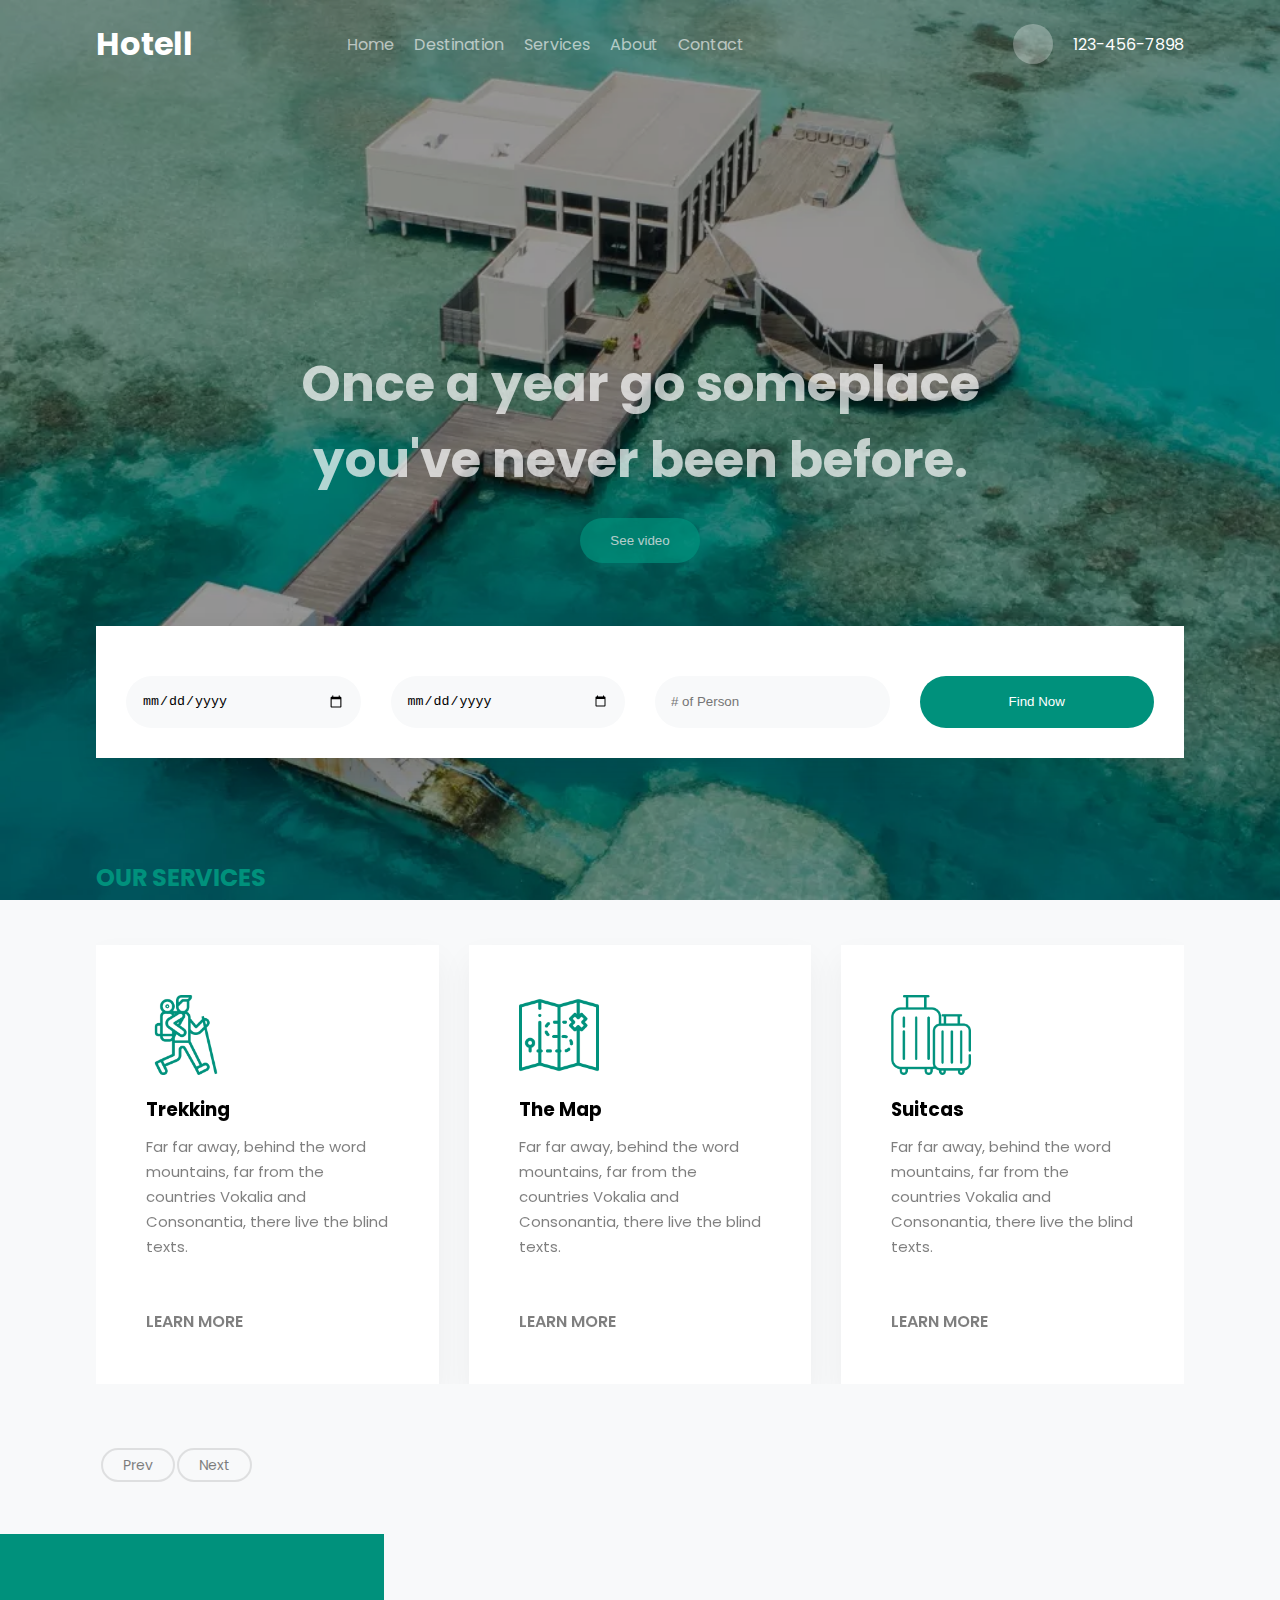
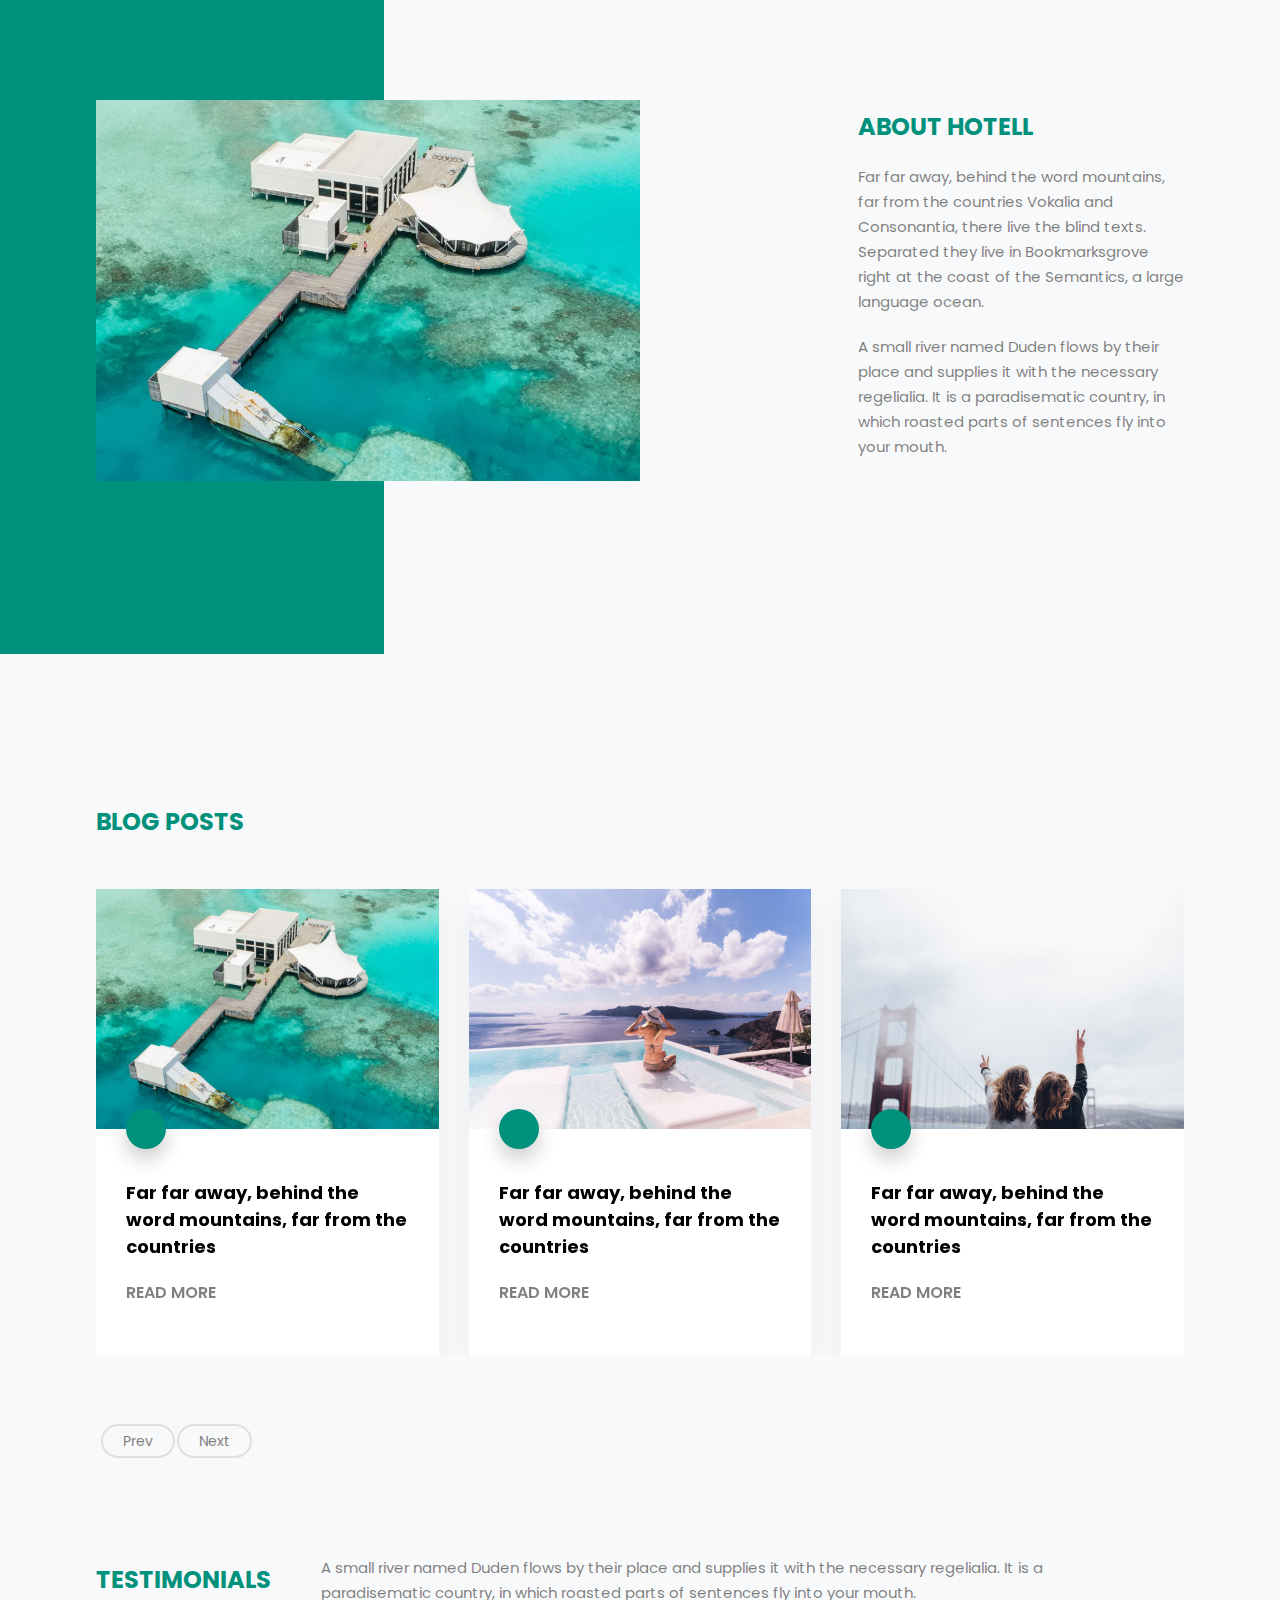
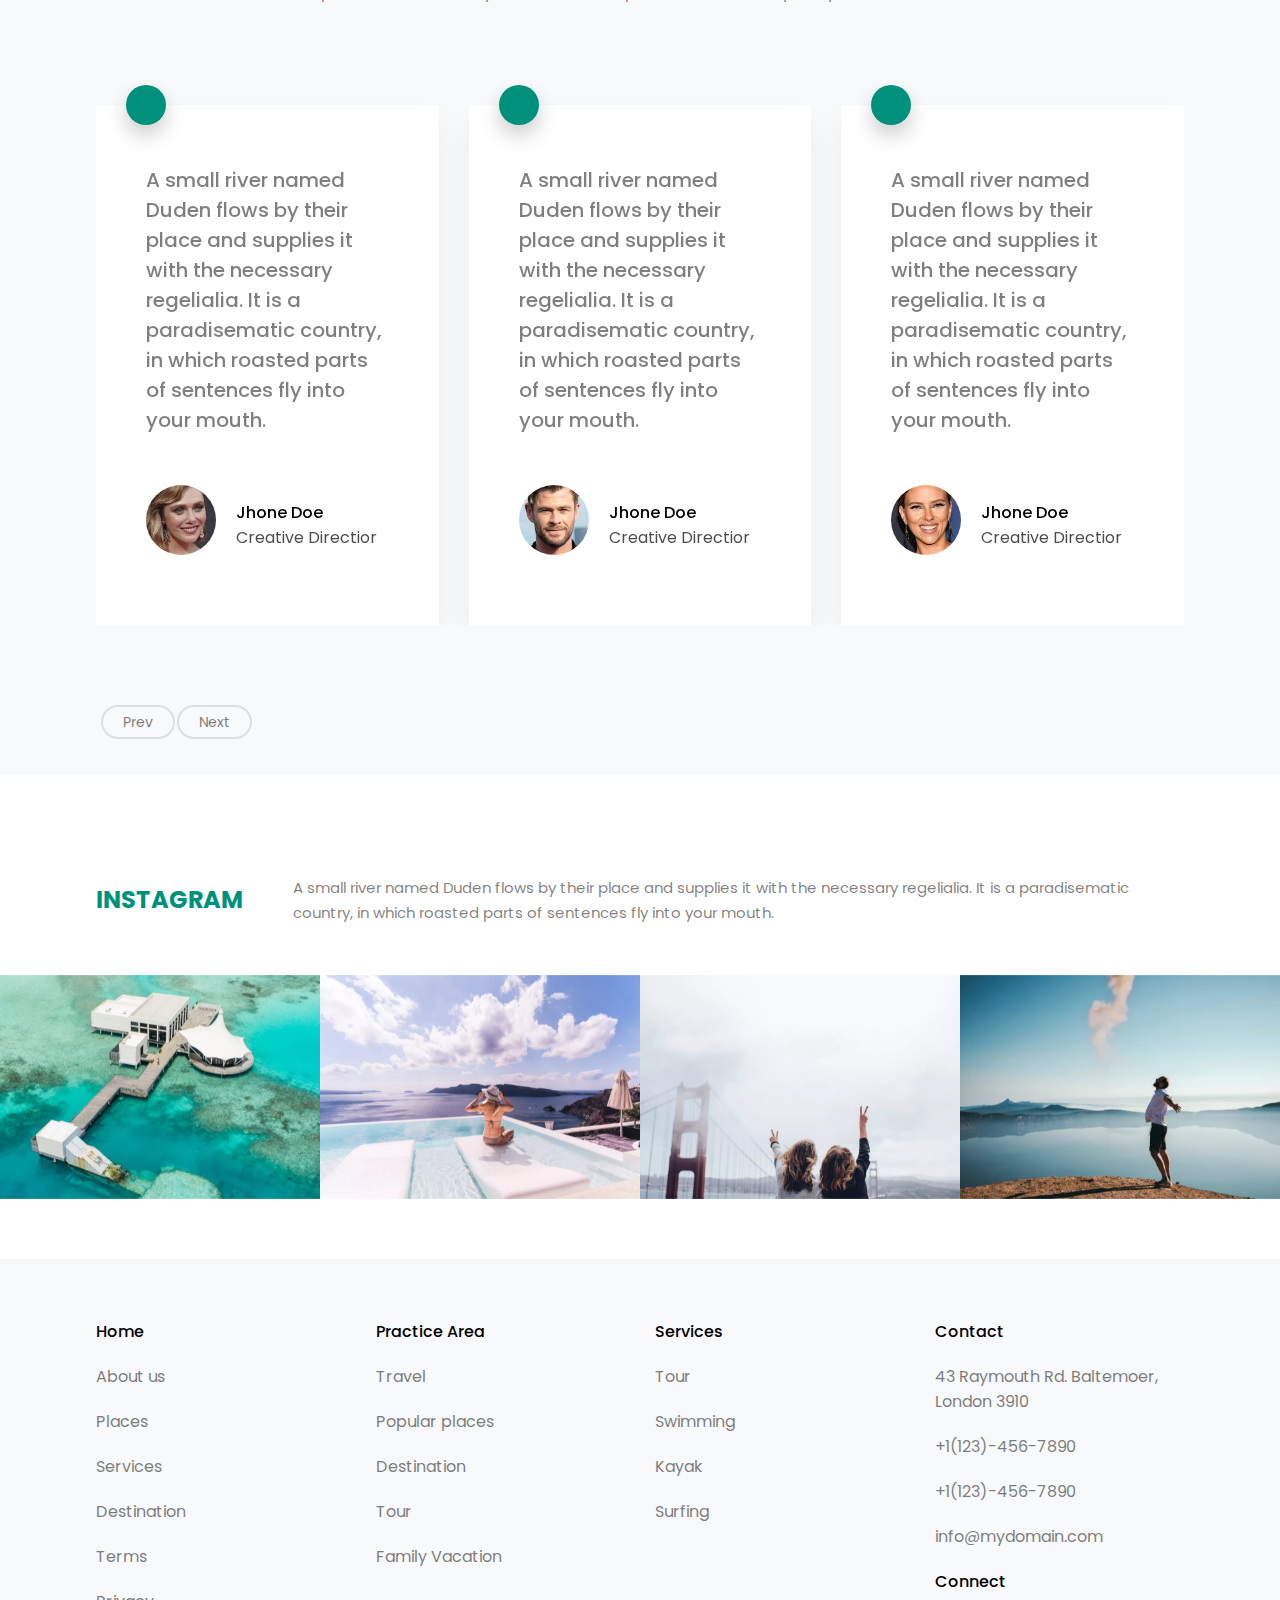
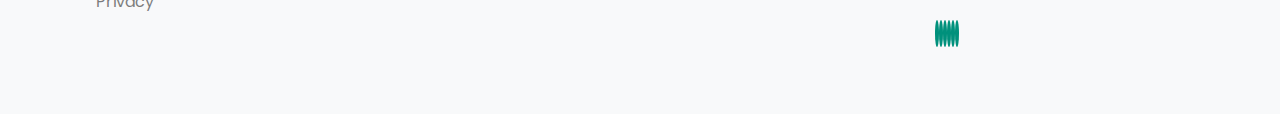
<file: Hotel Website/index.html>
<!DOCTYPE html>
<html lang="en">
  <head>
    <meta charset="UTF-8" />
    <meta name="viewport" content="width=device-width, initial-scale=1.0" />
    <meta http-equiv="X-UA-Compatible" content="IE=edge" />
    <meta name="viewport" content="width=device-width, initial-scale=1.0" />
    <link rel="stylesheet" href="https://use.fontawesome.com/releases/v5.15.4/css/all.css" integrity="sha384-DyZ88mC6Up2uqS4h/KRgHuoeGwBcD4Ng9SiP4dIRy0EXTlnuz47vAwmeGwVChigm" crossorigin="anonymous" />
    <link rel="stylesheet" href="style.css" />
    <script src="https://code.jquery.com/jquery-1.12.4.min.js" integrity="sha256-ZosEbRLbNQzLpnKIkEdrPv7lOy9C27hHQ+Xp8a4MxAQ=" crossorigin="anonymous"></script>
    <link rel="stylesheet" href="https://cdnjs.cloudflare.com/ajax/libs/OwlCarousel2/2.3.4/assets/owl.carousel.css" integrity="sha512-UTNP5BXLIptsaj5WdKFrkFov94lDx+eBvbKyoe1YAfjeRPC+gT5kyZ10kOHCfNZqEui1sxmqvodNUx3KbuYI/A==" crossorigin="anonymous" referrerpolicy="no-referrer" />
    <link rel="stylesheet" href="https://cdnjs.cloudflare.com/ajax/libs/OwlCarousel2/2.3.4/assets/owl.theme.default.min.css" integrity="sha512-sMXtMNL1zRzolHYKEujM2AqCLUR9F2C4/05cdbxjjLSRvMQIciEPCQZo++nk7go3BtSuK9kfa/s+a4f4i5pLkw==" crossorigin="anonymous" referrerpolicy="no-referrer" />
    <title>Hotell Website</title>
  </head>

  <body>
    <!--<header>
      <div class="container flexSB">
        <div class="logo">
          <h1>Hotell</h1>
        </div>
        <nav class="overlay" id="myNav">
          <ul class="overlay-content flexSB">
            <li><a href="#">Home</a></li>
            <li><a href="#">Destination</a></li>
            <li><a href="#">Services</a></li>
            <li><a href="#">About</a></li>
            <li><a href="#">Contact</a></li>
          </ul>
        </nav>
        <div class="contact flexSB">
          <i class="fas fa-phone-alt icon"></i>
          <span> 123-456-7898</span>
        </div>
      </div>
    </header>-->
    <nav class="nav">
      <div class="container flexSB">
        <div class="logo">
          <h1>Hotell</h1>
        </div>
        <div class="menu">
          <div class="main_list" id="mainListDiv">
            <ul class="flexSB">
              <li><a href="#">Home</a></li>
              <li><a href="#">Destination</a></li>
              <li><a href="#">Services</a></li>
              <li><a href="#">About</a></li>
              <li><a href="#">Contact</a></li>
            </ul>
          </div>
        </div>
        <div class="media_button">
          <i class="fas fa-bars" id="mediaButton"></i>
        </div>

        <div class="contact flexSB">
          <i class="fas fa-phone-alt icon"></i>
          <span> 123-456-7898</span>
        </div>
      </div>
    </nav>
    <script type="text/javascript">
      var mainListDiv = document.getElementById("mainListDiv")
      mediaButton = document.getElementById("mediaButton")

      mediaButton.onclick = function () {
        mainListDiv.classList.toggle("show_list")
        mediaButton.classList.toggle("active")
      }
    </script>

    <section class="home">
      <div class="container">
        <h1>
          Once a year go someplace <br />
          you've never been before.
        </h1>
        <button>See video</button>
      </div>
    </section>

    <section class="book">
      <div class="container grid1">
        <input type="date" placeholder="Date Arrival" />
        <input type="date" placeholder="Date Departure" />
        <input type="text" placeholder="# of Person" />
        <button class="primary-btn">Find Now</button>
      </div>
    </section>

    <section class="serives">
      <div class="container">
        <div class="heading">
          <h2>our services</h2>
        </div>

        <div class="owl-carousel owl-theme content">
          <div class="box">
            <div class="img">
              <img src="./images/services/trekking.png" alt="" />
            </div>
            <div class="text">
              <h3>Trekking</h3>
              <p>Far far away, behind the word mountains, far from the countries Vokalia and Consonantia, there live the blind texts.</p>
              <a href="/">LEARN MORE</a>
            </div>
          </div>
          <div class="box">
            <div class="img">
              <img src="./images/services/map.png" alt="" />
            </div>
            <div class="text">
              <h3>The Map</h3>
              <p>Far far away, behind the word mountains, far from the countries Vokalia and Consonantia, there live the blind texts.</p>
              <a href="/">LEARN MORE</a>
            </div>
          </div>
          <div class="box">
            <div class="img">
              <img src="./images/services/suitcases.png" alt="" />
            </div>
            <div class="text">
              <h3>Suitcas</h3>
              <p>Far far away, behind the word mountains, far from the countries Vokalia and Consonantia, there live the blind texts.</p>
              <a href="/">LEARN MORE</a>
            </div>
          </div>
          <div class="box">
            <div class="img">
              <img src="./images/services/vacations.png" alt="" />
            </div>
            <div class="text">
              <h3>Island Hoping</h3>
              <p>Far far away, behind the word mountains, far from the countries Vokalia and Consonantia, there live the blind texts.</p>
              <a href="/">LEARN MORE</a>
            </div>
          </div>
          <div class="box">
            <div class="img">
              <img src="./images/services/around.png" alt="" />
            </div>
            <div class="text">
              <h3>World Round</h3>
              <p>Far far away, behind the word mountains, far from the countries Vokalia and Consonantia, there live the blind texts.</p>
              <a href="/">LEARN MORE</a>
            </div>
          </div>
          <div class="box">
            <div class="img">
              <img src="./images/services/plane.png" alt="" />
            </div>
            <div class="text">
              <h3>Travel with Plane</h3>
              <p>Far far away, behind the word mountains, far from the countries Vokalia and Consonantia, there live the blind texts.</p>
              <a href="/">LEARN MORE</a>
            </div>
          </div>
        </div>
      </div>
    </section>

    <script src="https://cdnjs.cloudflare.com/ajax/libs/OwlCarousel2/2.3.4/owl.carousel.min.js" integrity="sha512-bPs7Ae6pVvhOSiIcyUClR7/q2OAsRiovw4vAkX+zJbw3ShAeeqezq50RIIcIURq7Oa20rW2n2q+fyXBNcU9lrw==" crossorigin="anonymous" referrerpolicy="no-referrer"></script>
    <script src="https://cdnjs.cloudflare.com/ajax/libs/OwlCarousel2/2.3.4/owl.carousel.js" integrity="sha512-gY25nC63ddE0LcLPhxUJGFxa2GoIyA5FLym4UJqHDEMHjp8RET6Zn/SHo1sltt3WuVtqfyxECP38/daUc/WVEA==" crossorigin="anonymous" referrerpolicy="no-referrer"></script>
    <script>
      $(".owl-carousel").owlCarousel({
        loop: true,
        margin: 30,
        nav: true,
        dots: false,
        navText: ["<span>Prev</span>", "<span>Next</span>"],
        responsive: {
          0: {
            items: 1,
          },
          768: {
            items: 2,
          },
          1000: {
            items: 3,
          },
        },
      })
    </script>

    <section class="about top flex2">
      <div class="container flexSB">
        <div class="left row">
          <img src="./images/homebg.webp" alt="" />
        </div>
        <div class="right">
          <div class="heading">
            <h2>ABOUT HOTELL</h2>
          </div>
          <p>Far far away, behind the word mountains, far from the countries Vokalia and Consonantia, there live the blind texts. Separated they live in Bookmarksgrove right at the coast of the Semantics, a large language ocean.</p>
          <p>A small river named Duden flows by their place and supplies it with the necessary regelialia. It is a paradisematic country, in which roasted parts of sentences fly into your mouth.</p>
        </div>
      </div>
    </section>

    <section class="blog top serives">
      <div class="container">
        <div class="heading">
          <h2>BLOG POSTS</h2>
        </div>

        <div class="owl-carousel owl-theme">
          <div class="box">
            <div class="images">
              <img src="./images/blog/b1.jpg" alt="" />
              <i class="fa fa-pen icon"></i>
            </div>
            <div class="text">
              <h3>Far far away, behind the word mountains, far from the countries</h3>
              <a href="">READ MORE</a>
            </div>
          </div>
          <div class="box">
            <div class="images">
              <img src="./images/blog/b2.jpg" alt="" />
              <i class="fa fa-pen icon"></i>
            </div>
            <div class="text">
              <h3>Far far away, behind the word mountains, far from the countries</h3>
              <a href="">READ MORE</a>
            </div>
          </div>
          <div class="box">
            <div class="images">
              <img src="./images/blog/b3.jpg" alt="" />
              <i class="fa fa-pen icon"></i>
            </div>
            <div class="text">
              <h3>Far far away, behind the word mountains, far from the countries</h3>
              <a href="">READ MORE</a>
            </div>
          </div>
          <div class="box">
            <div class="images">
              <img src="./images/blog/b4.jpg" alt="" />
              <i class="fa fa-pen icon"></i>
            </div>
            <div class="text">
              <h3>Far far away, behind the word mountains, far from the countries</h3>
              <a href="">READ MORE</a>
            </div>
          </div>
        </div>
      </div>
    </section>

    <section class="customer top serives">
      <div class="container">
        <div class="heading heading2 flexSB">
          <h2>TESTIMONIALS</h2>
          <p>A small river named Duden flows by their place and supplies it with the necessary regelialia. It is a paradisematic country, in which roasted parts of sentences fly into your mouth.</p>
        </div>
        <div class="owl-carousel owl-theme">
          <div class="box">
            <i class="fa fa-quote-left icon"></i>
            <div class="text">
              <p>A small river named Duden flows by their place and supplies it with the necessary regelialia. It is a paradisematic country, in which roasted parts of sentences fly into your mouth.</p>
            </div>
            <div class="user flex">
              <div class="img">
                <img src="./images/t1.jpeg" alt="" />
              </div>
              <div class="details">
                <h4>Jhone Doe</h4>
                <span>Creative Directior</span>
              </div>
            </div>
          </div>
          <div class="box">
            <i class="fa fa-quote-left icon"></i>
            <div class="text">
              <p>A small river named Duden flows by their place and supplies it with the necessary regelialia. It is a paradisematic country, in which roasted parts of sentences fly into your mouth.</p>
            </div>
            <div class="user flex">
              <div class="img">
                <img src="./images/t2.jpeg" alt="" />
              </div>
              <div class="details">
                <h4>Jhone Doe</h4>
                <span>Creative Directior</span>
              </div>
            </div>
          </div>
          <div class="box">
            <i class="fa fa-quote-left icon"></i>
            <div class="text">
              <p>A small river named Duden flows by their place and supplies it with the necessary regelialia. It is a paradisematic country, in which roasted parts of sentences fly into your mouth.</p>
            </div>
            <div class="user flex">
              <div class="img">
                <img src="./images/t3.jpeg" alt="" />
              </div>
              <div class="details">
                <h4>Jhone Doe</h4>
                <span>Creative Directior</span>
              </div>
            </div>
          </div>
          <div class="box">
            <i class="fa fa-quote-left icon"></i>
            <div class="text">
              <p>A small river named Duden flows by their place and supplies it with the necessary regelialia. It is a paradisematic country, in which roasted parts of sentences fly into your mouth.</p>
            </div>
            <div class="user flex">
              <div class="img">
                <img src="./images/t4.jpeg" alt="" />
              </div>
              <div class="details">
                <h4>Jhone Doe</h4>
                <span>Creative Directior</span>
              </div>
            </div>
          </div>
        </div>
      </div>
    </section>

    <script src="https://cdnjs.cloudflare.com/ajax/libs/OwlCarousel2/2.3.4/owl.carousel.min.js" integrity="sha512-bPs7Ae6pVvhOSiIcyUClR7/q2OAsRiovw4vAkX+zJbw3ShAeeqezq50RIIcIURq7Oa20rW2n2q+fyXBNcU9lrw==" crossorigin="anonymous" referrerpolicy="no-referrer"></script>
    <script src="https://cdnjs.cloudflare.com/ajax/libs/OwlCarousel2/2.3.4/owl.carousel.js" integrity="sha512-gY25nC63ddE0LcLPhxUJGFxa2GoIyA5FLym4UJqHDEMHjp8RET6Zn/SHo1sltt3WuVtqfyxECP38/daUc/WVEA==" crossorigin="anonymous" referrerpolicy="no-referrer"></script>
    <script>
      $(".owl-carousel").owlCarousel({
        loop: true,
        margin: 30,
        nav: true,
        dots: false,
        navText: ["<span>Prev</span>", "<span>Next</span>"],
        responsive: {
          0: {
            items: 1,
          },
          768: {
            items: 2,
          },
          1000: {
            items: 3,
          },
        },
      })
    </script>

    <section class="post top">
      <div class="container">
        <div class="heading heading2 flexSB">
          <h2>INSTAGRAM</h2>
          <p>A small river named Duden flows by their place and supplies it with the necessary regelialia. It is a paradisematic country, in which roasted parts of sentences fly into your mouth.</p>
        </div>
      </div>
      <div class="owl-carousel owl-theme">
        <div class="box">
          <img src="./images/post/p1.webp" alt="" />
          <div class="overlay">
            <i class="fab fa-instagram"></i>
          </div>
        </div>
        <div class="box">
          <img src="./images/post/p2.webp" alt="" />
          <div class="overlay">
            <i class="fab fa-instagram"></i>
          </div>
        </div>
        <div class="box">
          <img src="./images/post/p3.webp" alt="" />
          <div class="overlay">
            <i class="fab fa-instagram"></i>
          </div>
        </div>
        <div class="box">
          <img src="./images/post/p4.webp" alt="" />
          <div class="overlay">
            <i class="fab fa-instagram"></i>
          </div>
        </div>
        <div class="box">
          <img src="./images/post/p2.webp" alt="" />
          <div class="overlay">
            <i class="fab fa-instagram"></i>
          </div>
        </div>
      </div>
    </section>

    <script>
      $(".owl-carousel").owlCarousel({
        loop: true,
        margin: 0,
        nav: true,
        dots: false,
        navText: false,
        responsive: {
          0: {
            items: 1,
          },
          600: {
            items: 3,
          },
          1000: {
            items: 4,
          },
        },
      })
    </script>

    <footer>
      <div class="container grid1">
        <div class="box">
          <h3>Home</h3>
          <ul>
            <li>About us</li>
            <li>Places</li>
            <li>Services</li>
            <li>Destination</li>
            <li>Terms</li>
            <li>Privacy</li>
          </ul>
        </div>
        <div class="box">
          <h3>Practice Area</h3>
          <ul>
            <li>Travel</li>
            <li>Popular places</li>
            <li>Destination</li>
            <li>Tour</li>
            <li>Family Vacation</li>
          </ul>
        </div>
        <div class="box">
          <h3>Services</h3>
          <ul>
            <li>Tour</li>
            <li>Swimming</li>
            <li>Kayak</li>
            <li>Surfing</li>
          </ul>
        </div>
        <div class="box">
          <h3>Contact</h3>
          <ul>
            <li>43 Raymouth Rd. Baltemoer, London 3910</li>
            <li>+1(123)-456-7890</li>
            <li>+1(123)-456-7890</li>
            <li>info@mydomain.com</li>
          </ul>
          <h3>Connect</h3>
          <i class="fab fa-instagram icon"></i>
          <i class="fab fa-twitter icon"></i>
          <i class="fab fa-facebook-f icon"></i>
          <i class="fab fa-linkedin icon"></i>
          <i class="fab fa-pinterest icon"></i>
          <i class="fab fa-dribbble icon"></i>
        </div>
      </div>
    </footer>
  </body>
</html>
</file>
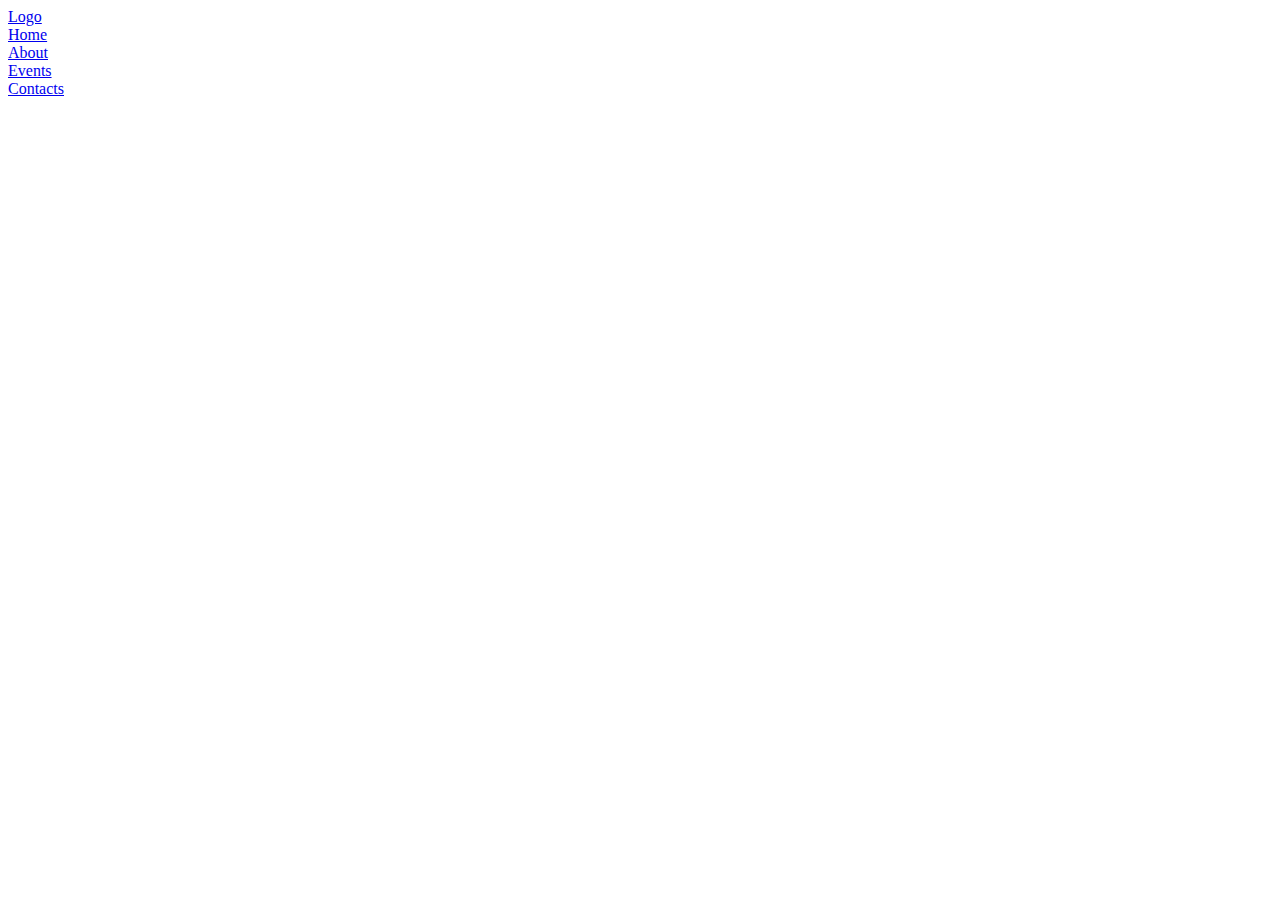
<file: images/index.html>
<!DOCTYPE html>
<html lang="en">
  <head>
    <meta charset="UTF-8" />
    <meta http-equiv="X-UA-Compatible" content="IE=edge" />
    <meta name="viewport" content="width=device-width, initial-scale=1.0" />
    <title>Document</title>
    <link rel="stylesheet" type="text/src" href="styles.css" />
  </head>
  <body>
    <header>
      <a href="#" class="logo">Logo</a>
      <li><a href="#">Home</a></li>
      <li><a href="#">About</a></li>
      <li><a href="#">Events</a></li>
      <li><a href="#">Contacts </a></li>
    </header>
  </body>
</html>
</file>
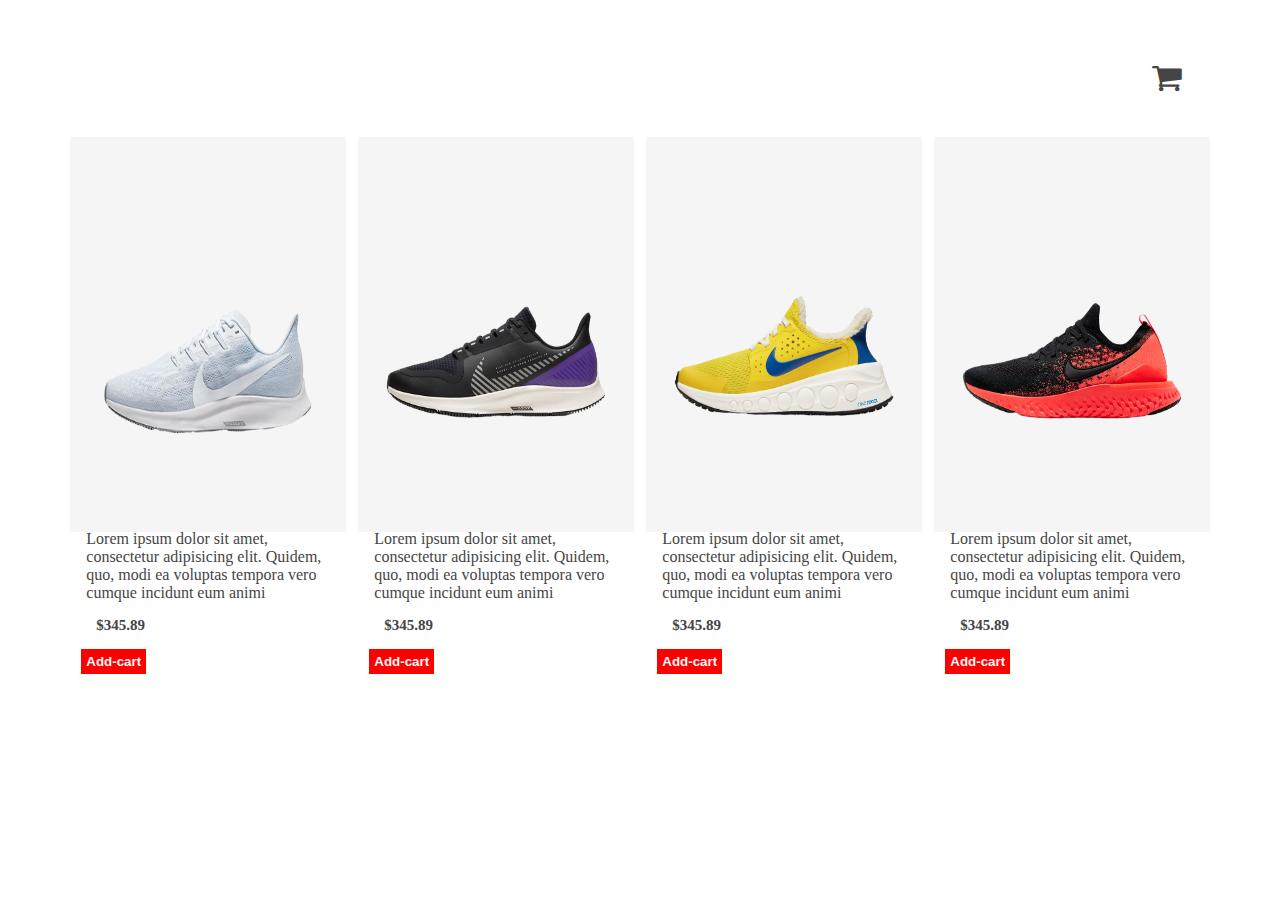
<file: product page/product page 4/index.html>
<!DOCTYPE html>
<html lang="en" dir="ltr">

<head>
  <meta name="viewport" content="width=device-width, initial-scale=1">
  <link rel="stylesheet" href="https://pro.fontawesome.com/releases/v5.10.0/css/all.css" integrity="sha384-AYmEC3Yw5cVb3ZcuHtOA93w35dYTsvhLPVnYs9eStHfGJvOvKxVfELGroGkvsg+p" crossorigin="anonymous" />
  <link rel="stylesheet" href="css/style.css">
</head>

<body>
  <h1><i class=" fa fa-shopping-cart"></i></h1>
  <section>
    <div class="item">
      <img src="image/p1.png">
      <p>Lorem ipsum dolor sit amet, consectetur adipisicing elit. Quidem, quo, modi ea voluptas tempora vero cumque incidunt eum animi</p>
      <h6>$345.89</h6>
      <span></span>
      <button>Add-cart</button>
    </div>
    <div class="item">
      <img src="image/p2.png">
      <p>Lorem ipsum dolor sit amet, consectetur adipisicing elit. Quidem, quo, modi ea voluptas tempora vero cumque incidunt eum animi</p>
      <h6>$345.89</h6>
      <span></span>
      <button>Add-cart</button>
    </div>
    <div class="item">
      <img src="image/p3.png">
      <p>Lorem ipsum dolor sit amet, consectetur adipisicing elit. Quidem, quo, modi ea voluptas tempora vero cumque incidunt eum animi</p>
      <h6>$345.89</h6>
      <span></span>
      <button>Add-cart</button>
    </div>
    <div class="item">
      <img src="image/p4.png">
      <p>Lorem ipsum dolor sit amet, consectetur adipisicing elit. Quidem, quo, modi ea voluptas tempora vero cumque incidunt eum animi</p>
      <h6>$345.89</h6>
      <span></span>
      <button>Add-cart</button>
    </div>
  </section>
  <div class="select">

  </div>




  <script>
    var noti = document.querySelector('h1');
    var select = document.querySelector('.select');
    var button = document.getElementsByTagName('button');
    for (var but of button) {
      but.addEventListener('click', (e) => {
        var add = Number(noti.getAttribute('data-count') || 0);
        noti.setAttribute('data-count', add + 1);
        noti.classList.add('zero')

        // image --animation to cart ---//
        var image = e.target.parentNode.querySelector('img');
        var span = e.target.parentNode.querySelector('span');
        var s_image = image.cloneNode(false);
        span.appendChild(s_image);
        span.classList.add("active");
        setTimeout(() => {
          span.classList.remove("active");
          span.removeChild(s_image);
        }, 500);


        // copy and paste //
        var parent = e.target.parentNode;
        var clone = parent.cloneNode(true);
        select.appendChild(clone);
        clone.lastElementChild.innerText = "Buy-now";

        if (clone) {
          noti.onclick = () => {
            select.classList.toggle('display');
          }
        }
      })
    }
  </script>
</body>

</html>
</file>
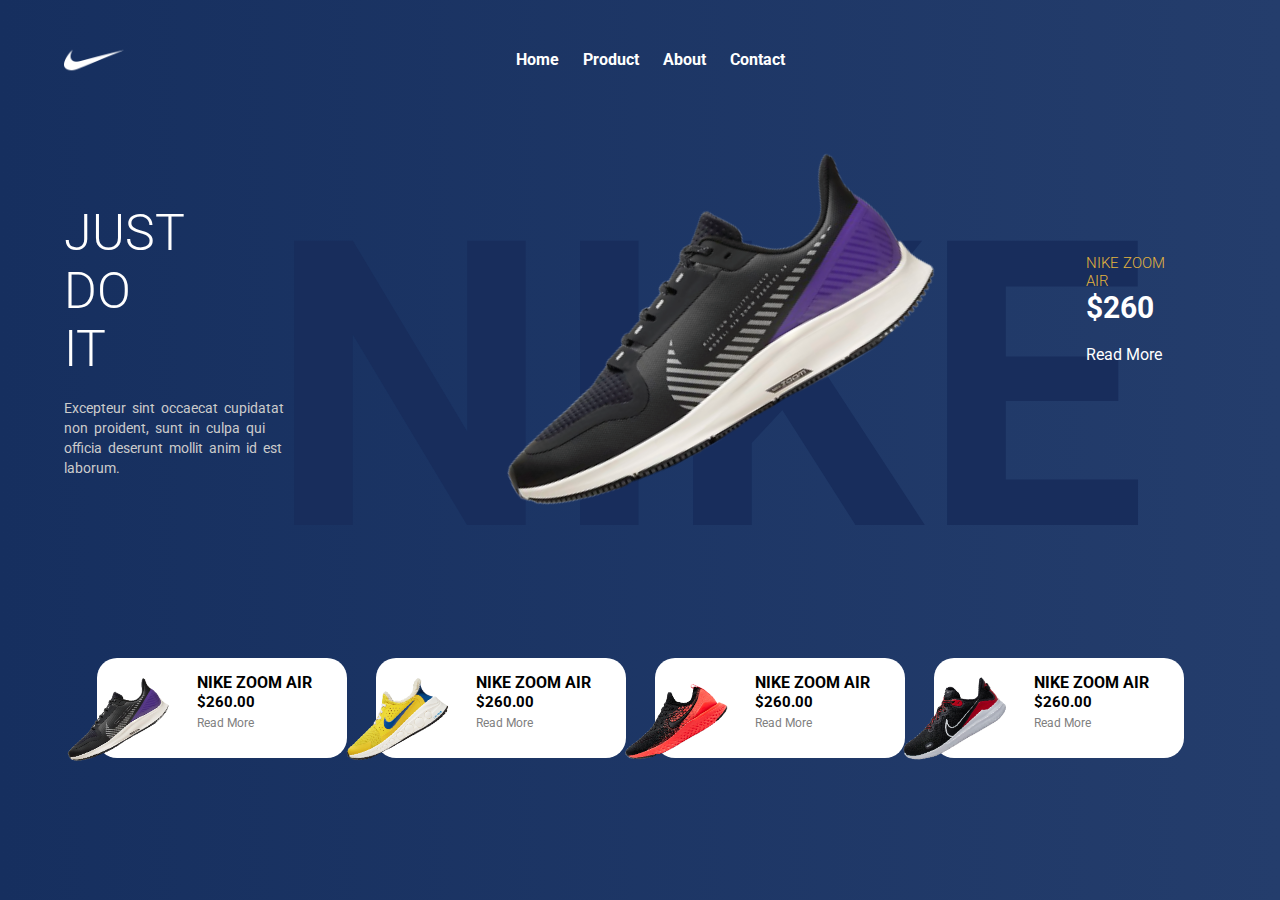
<file: product page/product page 5/index.html>
<!DOCTYPE html>
<html lang="en" dir="ltr">

<head>
  <title>Product Home Page</title>
  <meta name="viewport" content="width=device-width, initial-scale=1">
  <link rel="stylesheet" href="https://pro.fontawesome.com/releases/v5.10.0/css/all.css" integrity="sha384-AYmEC3Yw5cVb3ZcuHtOA93w35dYTsvhLPVnYs9eStHfGJvOvKxVfELGroGkvsg+p" crossorigin="anonymous" />
  <link rel="stylesheet" href="css/style.css">
</head>

<body>
  <section class="head">
    <div class="container flex">
      <div class="logo">
        <img src="image/nike.png" alt="">
      </div>
      <div class="box">
        <ul>
          <li>Home</li>
          <li>Product</li>
          <li>about</li>
          <li>contact</li>
        </ul>
      </div>
      <div class="search">
        <i class="fas fa-search"></i>
        <i class="far fa-shopping-cart"></i>
      </div>
    </div>
  </section>



  <section class="home">
    <div class="container flex">
      <div class="title">
        <h1>JUST <br> DO <br> IT</h1>
        <p> Excepteur sint occaecat cupidatat non proident, sunt in culpa qui officia deserunt mollit anim id est laborum.</p>
      </div>
      <div class="box">
        <img src="image/p2.png" class="slide">
      </div>
      <div class="price">
        <h3>NIKE ZOOM AIR</h3>
        <h2>$260</h2>
        <a href="#">Read More</a>
      </div>
    </div>
  </section>

  <section class="bottom">
    <div class="container">
      <div class="item flex">
        <div class="image">
          <img src="image/p2.png" onclick="img('image/p2.png')">
        </div>
        <div class="para">
          <p>NIKE ZOOM AIR</p>
          <div class="start">
            <i class="fas fa-star"></i>
            <i class="fas fa-star"></i>
            <i class="fas fa-star"></i>
            <i class="fas fa-star"></i>
            <i class="fas fa-star"></i>
          </div>
          <span>$260.00</span>
          <div class="add flex">
            <label>Read More</label>
            <span class="fas fa-plus"></span>
          </div>
        </div>
      </div>
      <div class="item flex">
        <div class="image">
          <img src="image/p3.png" onclick="img('image/p3.png')">
        </div>
        <div class="para">
          <p>NIKE ZOOM AIR</p>
          <div class="start">
            <i class="fas fa-star"></i>
            <i class="fas fa-star"></i>
            <i class="fas fa-star"></i>
            <i class="fas fa-star"></i>
            <i class="fas fa-star"></i>
          </div>
          <span>$260.00</span>
          <div class="add flex">
            <label>Read More</label>
            <span class="fas fa-plus"></span>
          </div>
        </div>
      </div>
      <div class="item flex">
        <div class="image">
          <img src="image/p4.png" onclick="img('image/p4.png')">
        </div>
        <div class="para">
          <p>NIKE ZOOM AIR</p>
          <div class="start">
            <i class="fas fa-star"></i>
            <i class="fas fa-star"></i>
            <i class="fas fa-star"></i>
            <i class="fas fa-star"></i>
            <i class="fas fa-star"></i>
          </div>
          <span>$260.00</span>
          <div class="add flex">
            <label>Read More</label>
            <span class="fas fa-plus"></span>
          </div>
        </div>
      </div>
      <div class="item flex">
        <div class="image">
          <img src="image/p5.png" onclick="img('image/p5.png')">
        </div>
        <div class="para">
          <p>NIKE ZOOM AIR</p>
          <div class="start">
            <i class="fas fa-star"></i>
            <i class="fas fa-star"></i>
            <i class="fas fa-star"></i>
            <i class="fas fa-star"></i>
            <i class="fas fa-star"></i>
          </div>
          <span>$260.00</span>
          <div class="add flex">
            <label>Read More</label>
            <span class="fas fa-plus"></span>
          </div>
        </div>
      </div>
    </div>
  </section>

  <script>
    function img(anything) {
      document.querySelector('.slide').src = anything;
    }

    function change(change) {
      const line = document.querySelector('.home');
      line.style.background = change;
    }
  </script>
</body>

</html>
</file>
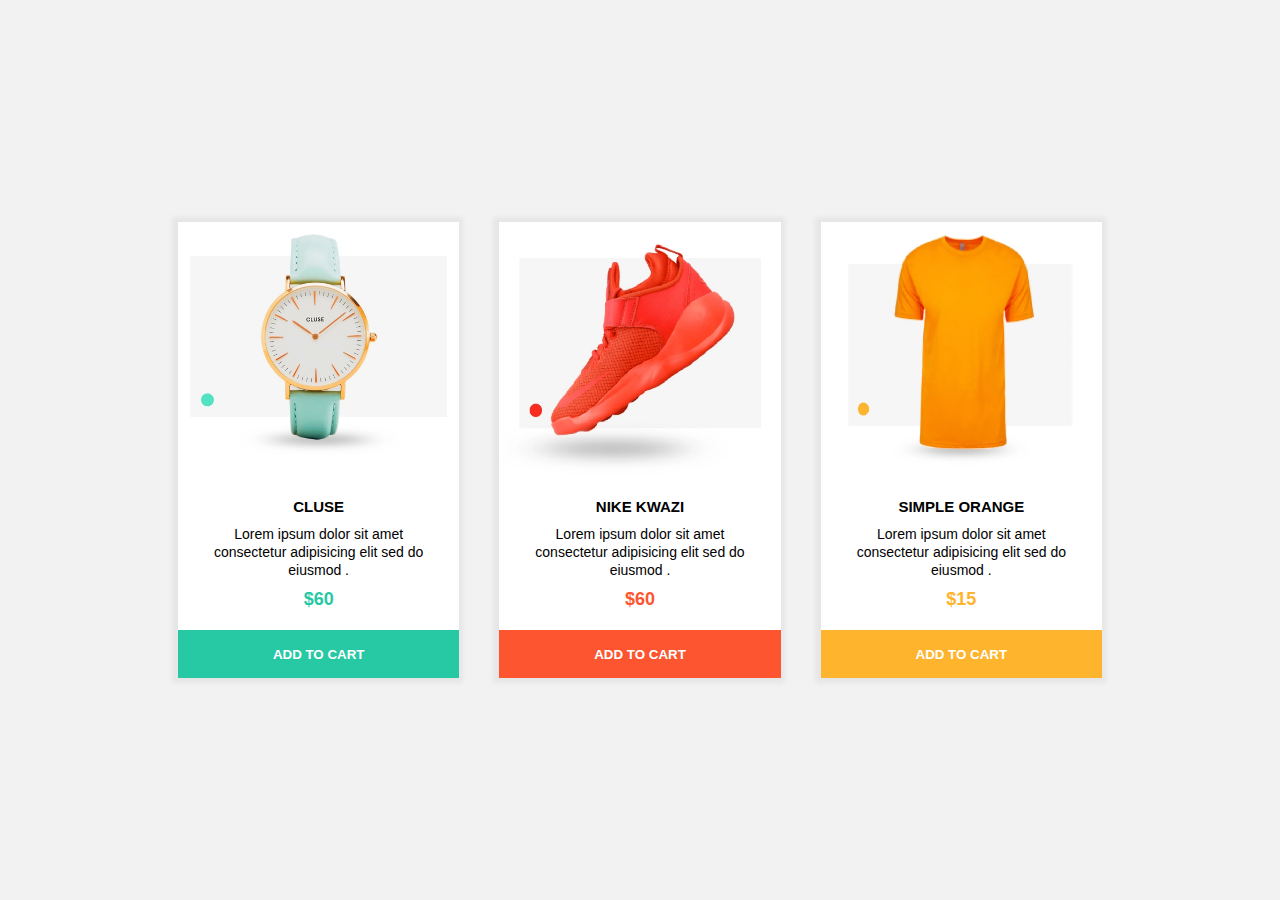
<file: product page/product page 6/index.html>
<!DOCTYPE html>
<html lang="en" dir="ltr">

<head>
  <title>Product Page</title>
  <meta name="viewport" content="width=device-width, initial-scale=1">
  <link rel="stylesheet" href="https://pro.fontawesome.com/releases/v5.10.0/css/all.css" integrity="sha384-AYmEC3Yw5cVb3ZcuHtOA93w35dYTsvhLPVnYs9eStHfGJvOvKxVfELGroGkvsg+p" crossorigin="anonymous" />
  <link rel="stylesheet" href="css/style.css">
</head>

<body>
  <section>
    <div class="container">
      <div class="box">
        <div class="img">
          <img src="image/p1.jpg" alt="">
        </div>
        <div class="text">
          <h3>CLUSE</h3>
          <p>Lorem ipsum dolor sit amet consectetur adipisicing elit sed do eiusmod .</p>
          <h2>$60</h2>
          <div class="rate">
            <i class="fas fa-star"></i>
            <i class="fas fa-star"></i>
            <i class="fas fa-star"></i>
            <i class="fas fa-star"></i>
            <i class="fas fa-star"></i>
          </div>
        </div>
        <div class="button">
          <button>ADD TO CART</button>
        </div>
      </div>
      <div class="box">
        <div class="img">
          <img src="image/p2.png" alt="">
        </div>
        <div class="text">
          <h3>NIKE KWAZI</h3>
          <p>Lorem ipsum dolor sit amet consectetur adipisicing elit sed do eiusmod .</p>
          <h2 class="price1">$60</h2>
          <div class="rate">
            <i class="fas fa-star"></i>
            <i class="fas fa-star"></i>
            <i class="fas fa-star"></i>
            <i class="fas fa-star"></i>
            <i class="fas fa-star"></i>
          </div>
        </div>
        <div class="button">
          <button>ADD TO CART</button>
        </div>
      </div>
      <div class="box">
        <div class="img">
          <img src="image/p3.png" alt="">
        </div>
        <div class="text">
          <h3>SIMPLE ORANGE</h3>
          <p>Lorem ipsum dolor sit amet consectetur adipisicing elit sed do eiusmod .</p>
          <h2 class="price2">$15</h2>
          <div class="rate">
            <i class="fas fa-star"></i>
            <i class="fas fa-star"></i>
            <i class="fas fa-star"></i>
            <i class="fas fa-star"></i>
            <i class="fas fa-star"></i>
          </div>
        </div>
        <div class="button">
          <button>ADD TO CART</button>
        </div>
      </div>
    </div>
  </section>
</body>

</html>
</file>
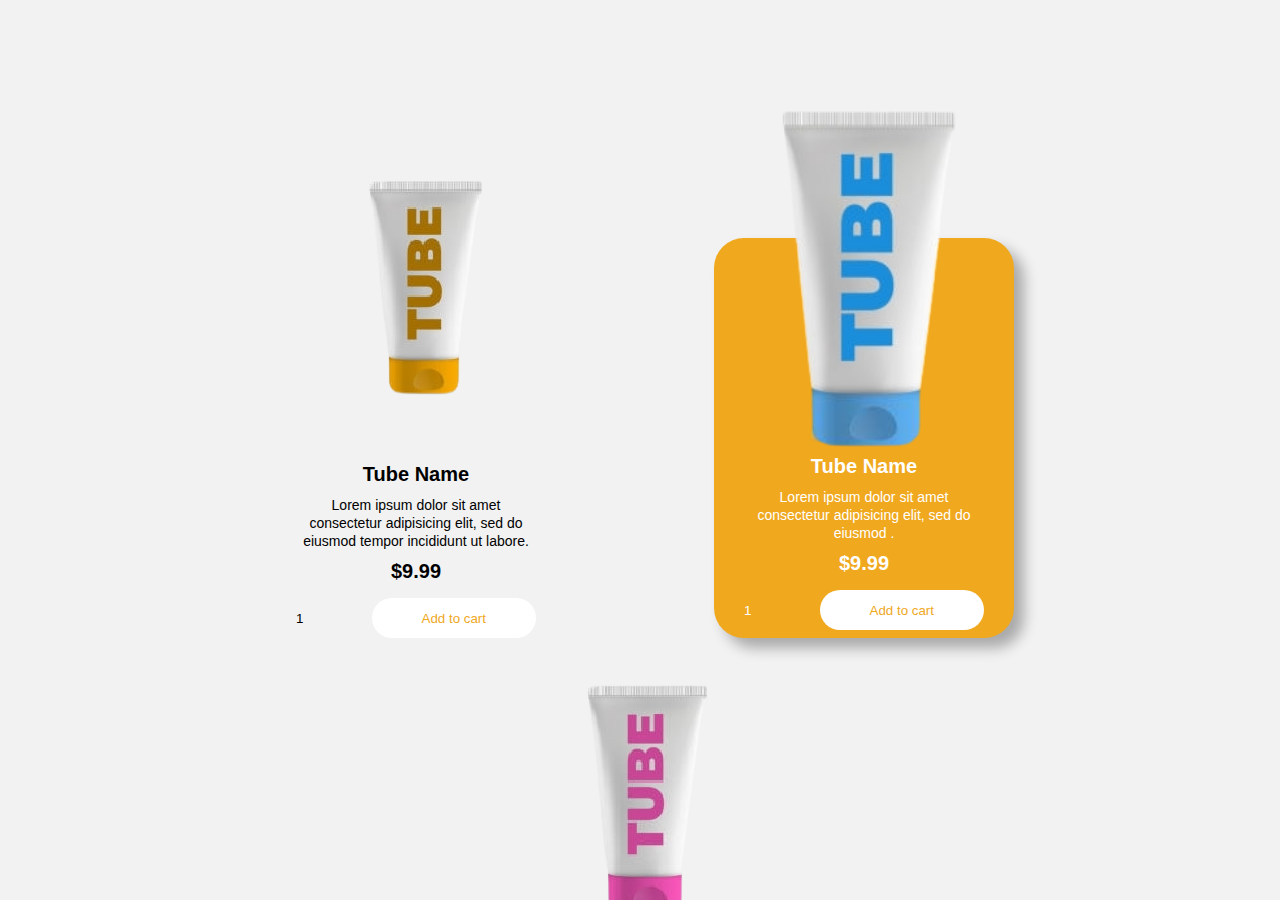
<file: product page/product page 7/index.html>
<!DOCTYPE html>
<html lang="en" dir="ltr">

<head>
  <title>Product Page</title>
  <meta name="viewport" content="width=device-width, initial-scale=1">
  <link rel="stylesheet" href="https://pro.fontawesome.com/releases/v5.10.0/css/all.css" integrity="sha384-AYmEC3Yw5cVb3ZcuHtOA93w35dYTsvhLPVnYs9eStHfGJvOvKxVfELGroGkvsg+p" crossorigin="anonymous" />
  <link rel="stylesheet" href="css/style.css">
</head>

<body>
  <section>
    <div class="container">
      <div class="box box1">
        <div class="img">
          <img src="image/p1.png" alt="">
        </div>
        <div class="text">
          <h3>Tube Name</h3>
          <p>Lorem ipsum dolor sit amet consectetur adipisicing elit, sed do eiusmod tempor incididunt ut labore. </p>
          <h3>$9.99</h3>

          <div class="button">
            <input type="number" value="1">
            <button>Add to cart</button>
          </div>
        </div>
      </div>
      <div class="box active">
        <div class="img">
          <img src="image/p2.png" alt="">
        </div>
        <div class="text">
          <h3>Tube Name</h3>
          <p>Lorem ipsum dolor sit amet consectetur adipisicing elit, sed do eiusmod . </p>
          <h3>$9.99</h3>

          <div class="button">
            <input type="number" value="1">
            <button>Add to cart</button>
          </div>
        </div>
      </div>
      <div class="box">
        <div class="img">
          <img src="image/p3.png" alt="">
        </div>
        <div class="text">
          <h3>Tube Name</h3>
          <p>Lorem ipsum dolor sit amet consectetur adipisicing elit, sed do eiusmod tempor incididunt ut labore. </p>
          <h3>$9.99</h3>

          <div class="button">
            <input type="number" value="1">
            <button>Add to cart</button>
          </div>
        </div>
      </div>
    </div>
  </section>
</body>

</html>
</file>
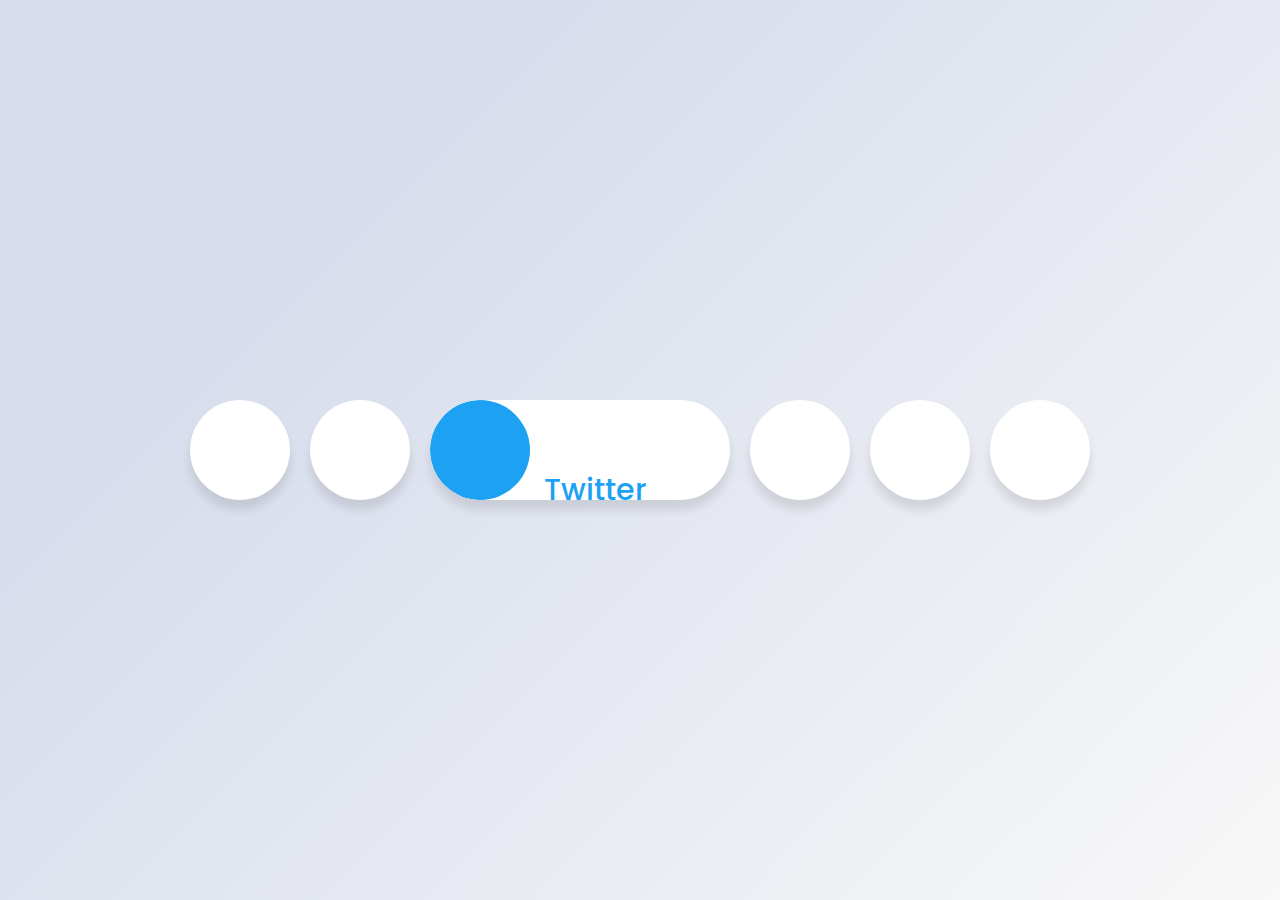
<file: social media/social media icon/index.html>
<!DOCTYPE html>
<html lang="en" dir="ltr">

<head>
  <meta charset="utf-8">
  <title>Social Media Icon Hover</title>
  <link rel="stylesheet" href="style.css">
  <link rel="stylesheet" href="https://pro.fontawesome.com/releases/v5.10.0/css/all.css" integrity="sha384-AYmEC3Yw5cVb3ZcuHtOA93w35dYTsvhLPVnYs9eStHfGJvOvKxVfELGroGkvsg+p" crossorigin="anonymous" />
</head>

<body>
  <section class="wrapper">
    <div class="button">
      <div class="icon">
        <i class="fab fa-facebook-f"></i>
      </div>
      <span>Facebook</span>
    </div>

    <div class="button">
      <div class="icon">
        <i class="fab fa-instagram"></i>
      </div>
      <span>Instagram</span>
    </div>

    <div class="button">
      <div class="icon">
        <i class="fab fa-twitter"></i>
      </div>
      <span>Twitter</span>
    </div>

    <div class="button">
      <div class="icon">
        <i class="fab fa-linkedin"></i>
      </div>
      <span>LinkedIn</span>
    </div>

    <div class="button">
      <div class="icon">
        <i class="fab fa-youtube"></i>
      </div>
      <span>Youtube</span>
    </div>

    <div class="button">
      <div class="icon">
        <i class="fab fa-github"></i>
      </div>
      <span>Github</span>
    </div>


  </section>
</body>

</html>
</file>
<file: Hotel Website/style.css>
@import url("https://fonts.googleapis.com/css2?family=Poppins:wght@200;300;400;500;600;700;800;900&display=swap");

* {
  padding: 0;
  margin: 0;
  box-sizing: border-box;
}
body {
  font-family: "Poppins", sans-serif;
  background-color: #f8f9fa;
}
/*----------global-------------*/
a {
  text-decoration: none;
}
ul {
  list-style: none;
}
.container {
  max-width: 85%;
  margin: auto;
}
.flexSB {
  display: flex;
  justify-content: space-between;
  align-items: center;
}
.icon {
  width: 40px;
  height: 40px;
  border-radius: 50%;
  line-height: 40px;
  text-align: center;
  background: rgba(255, 255, 255, 0.3);
  border: 2px solid transparent;
  transition: 0.5s;
}
.icon:hover {
  border: 2px solid #fff;
  background-color: transparent;
  cursor: pointer;
}
/*----------global-------------*/
/*----------header--------*/
nav {
  padding: 20px 0;
}
nav h1 {
  color: #fff;
}
nav ul li {
  margin-left: 20px;
}
nav li a {
  text-decoration: none;
  color: #fff;
  text-transform: capitalize;
  transition: 0.5s;
  opacity: 0.6;
}
nav li a:hover {
  opacity: 1;
}
.media_button i {
  font-size: 20px;
  display: none;
  color: #fff;
  cursor: pointer;
}
nav .contact i {
  margin-right: 20px;
  color: #fff;
}
nav .contact span {
  color: #fff;
}
@media only screen and (max-width: 768px) {
  .main_list {
    overflow: hidden;
    height: 0;
    width: 100%;
    position: absolute;
    left: 0;
    top: 5%;
    padding: 0 0 0 40px;
    transition: 0.5s;
  }
  nav .show_list {
    height: 250px;
    background: #00917c;
  }
  nav ul {
    flex-direction: column;
  }
  nav ul li a {
    line-height: 40px;
    display: table;
  }
  .media_button i {
    display: block;
  }
  nav .contact {
    display: none;
  }
}

/*----------header--------*/
/*----------home-------------*/
.home {
  position: absolute;
  top: 0;
  z-index: -1;
  background-image: url("./images/homebg.webp");
  background-repeat: no-repeat;
  background-size: cover;
  width: 100%;
  height: 100vh;
}
.home::after {
  content: "";
  position: absolute;
  top: 0;
  width: 100%;
  height: 100vh;
  background-color: rgba(0, 0, 0, 0.4);
}
.home .container {
  margin-top: 27%;
  position: relative;
  z-index: 1;
  text-align: center;
  opacity: 0.7;
}
.home h1 {
  font-size: 50px;
  color: #fff;
}
button {
  background-color: none;
  outline: none;
  border: none;
  background-color: #00917c;
  padding: 15px 30px;
  border-radius: 30px;
  color: #fff;
  margin-top: 20px;
}
/*----------home-------------*/
/*----------book-------------*/
.book {
  margin-top: 42%;
}
.book .container {
  background-color: #fff;
  box-shadow: 0 15px 30px 0 rgb(0 0 0 / 10%);
  padding: 30px;
}
.grid1 {
  display: grid;
  grid-template-columns: repeat(4, 1fr);
  grid-gap: 30px;
}
.book input {
  margin-top: 20px;
}
input {
  width: 100%;
  padding-left: 15px;
  padding-right: 15px;
  border-radius: 30px;
  height: 52px;
  background: #f8f9fa;
  outline: none;
  border: 1px solid transparent;
}
input:hover {
  border: 1px solid grey;
  cursor: pointer;
}
/*----------book-------------*/
/*----------serives-------------*/
.heading h2 {
  color: #00917c;
  text-transform: uppercase;
}
.serives {
  margin-top: 8%;
}
.serives .box {
  margin-top: 50px;
  padding: 50px;
  background-color: #fff;
  box-shadow: 0 15px 30px 0 rgb(0 0 0 / 5%);
}
.serives .img {
  width: 80px;
  height: 80px;
  margin-bottom: 20px;
}
.serives img {
  width: 100%;
  height: 100%;
}
.serives p {
  margin: 10px 0 50px 0;
  color: #00000080;
}
p {
  color: #00000080;
  font-size: 15px;
  line-height: 25px;
}
.serives a {
  font-weight: 600;
  color: #00000080;
}
.serives .content {
  margin-bottom: 10%;
}
.owl-carousel .owl-prev,
.owl-carousel .owl-next {
  position: absolute;
  background: none !important;
  bottom: -20%;
  opacity: 0.5;
}
.owl-carousel .owl-prev {
  left: 0;
}
.owl-carousel .owl-next {
  left: 7%;
}
.owl-carousel .owl-prev span,
.owl-carousel .owl-next span {
  border: 2px solid rgba(0, 0, 0, 0.2);
  padding: 5px 20px;
  border-radius: 50px;
  color: #000;
  font-size: 14px;
}

/*----------serives-------------*/
/*----------about-------------*/
.top {
  margin-top: 150px;
}
.flex2 {
  display: flex;
  justify-content: center;
  align-items: center;
}
.row {
  width: 50%;
}
.about {
  height: 80vh;
  position: relative;
}
.about img {
  width: 100%;
  height: 100%;
}
.about .right {
  width: 30%;
}
.about p {
  margin: 20px 0;
}
.about::after {
  content: "";
  position: absolute;
  top: 0;
  left: 0;
  background-color: #00917c;
  height: 80vh;
  width: 30%;
  z-index: -1;
}
/*----------about-------------*/
/*----------blog-------------*/
.blog .images {
  position: relative;
}
.blog .icon {
  background-color: #00917c;
  color: #fff;
  position: absolute;
  bottom: -20px;
  left: 30px;
  box-shadow: 0 10px 20px 0 rgb(0 0 0 / 20%);
}
.blog .box {
  padding: 0;
}
.blog .box .text {
  padding: 50px 30px;
}
.blog h3 {
  font-size: 18px;
  margin-bottom: 20px;
}
/*----------blog-------------*/
/*----------customer-------------*/
.heading2 p {
  margin: 50px;
}
.customer .img {
  width: 70px;
  height: 70px;
}
.customer img {
  border-radius: 50%;
  object-fit: cover;
}
.customer .icon {
  background-color: #00917c;
  color: #fff;
  position: absolute;
  top: 30px;
  left: 30px;
  box-shadow: 0 10px 20px 0 rgb(0 0 0 / 20%);
}
.flex {
  display: flex;
}
.customer .box p {
  font-size: 20px;
  font-weight: 500;
  line-height: 30px;
}
.customer .details {
  margin-left: 20px;
}
.customer .details h4 {
  font-weight: 500;
  margin-top: 15px;
}
.customer .details span {
  opacity: 0.7;
}
/*----------customer-------------*/
/*----------post-------------*/
.post {
  background-color: #fff;
  padding: 50px 0;
}
.post .overlay i {
  font-size: 50px;
  position: absolute;
  top: 40%;
  left: 40%;
  color: #00917c;
  opacity: 0;
  transition: 0.5s;
}
.post .box:hover .overlay i {
  opacity: 1;
  cursor: pointer;
}
/*----------post-------------*/
/*----------footer-------------*/
footer {
  padding: 60px 0;
}
footer h3 {
  font-weight: 500;
  margin-bottom: 20px;
  font-size: 16px;
}
footer ul li {
  margin-bottom: 20px;
  opacity: 0.5;
}
footer .icon {
  background: #00917c;
  color: #fff;
}
/*----------footer-------------*/
@media only screen and (max-width: 768px) {
  /*----------header-------------*/
  header .contact {
    display: none;
  }
  .home .container {
    margin-top: 50%;
  }
  .home h1 {
    font-size: 40px;
    color: #fff;
  }
  /*----------header-------------*/
  /*----------book-------------*/
  .book {
    margin-top: 110%;
  }
  .book .grid1 {
    grid-template-columns: repeat(1, 1fr);
  }
  .about .flexSB {
    flex-direction: column;
  }
  .about .right,
  .about .row {
    width: 100%;
  }
  .about::after {
    height: 55vh;
    width: 50%;
  }
  .grid1 {
    grid-template-columns: repeat(2, 1fr);
  }
  .owl-carousel .owl-next {
    left: 15%;
  }
}
</file>
<file: images/styles.css>
@import url("https://fonts.googleapis.com/css?family=Poppins:300,400,500,600,700,800,900&display=swap");

* {
  margin: 0;
  padding: 0;
  box-sizing: border-box;
  font-family: "Poppins", sans-serif;
}

body {
  overflow-x: hidden;
  background-color: #fff;
  min-height: 100vh;
}

header {
  position: absolute;
  top: 0;
  left: 0;
  width: 100%;
  padding: 30px 100px;
  display: flex;
  justify-content: space-between;
}
</file>
<file: product page/product page 5/css/style.css>
@import url('https://fonts.googleapis.com/css2?family=Roboto:wght@400;500;700;900&display=swap');

* {
  padding: 0;
  margin: 0;
  box-sizing: border-box;
}

body {
  font-family: 'Roboto', sans-serif;
  color: white;
  height: 100vh;
  overflow: hidden;
  background: linear-gradient(to right, #162F5F, #243D6C);
}

.flex {
  display: flex;
  justify-content: space-between;
}

.container {
  max-width: 90%;
  margin: auto;
}

.head {
  padding: 30px 0 30px 0;
}

.logo img {
  width: 60px;
  height: 60px;
}

ul {
  list-style: none;
  display: inline-block;
  padding: 20px 0;
}

ul li {
  display: inline-block;
  margin-right: 20px;
  font-weight: bold;
  text-transform: capitalize;
}

.search {
  padding: 15px 0;
}

.search i {
  margin-left: 10px;
  width: 30px;
  height: 30px;
  line-height: 30px;
  border-radius: 50%;
  text-align: center;
  background: #F53F32;
}

.search i:nth-child(2) {
  background: white;
  color: black;
}

/*-----------home---------*/
.home {
  margin-top: 30px;
  position: relative;
}

.home .title {
  margin-top: 50px;
}

.home .price,
.home .title {
  width: 20%;
}

.home .box {
  width: 60%;
}

.home h1 {
  font-size: 50px;
  font-weight: 300;
}

.home p {
  margin-top: 20px;
  font-size: 14px;
  color: #cbcbcb;
  line-height: 20px;
  word-spacing: 3px;
}

.home img {
  width: 550px;
  height: auto;
  transform: rotate(-30deg);
  margin-top: -30%;
  margin-left: 15%;
}

.home .price {
  padding: 100px 50px 30px 100px;
}

.home a {
  text-decoration: none;
  color: white;
}

.home h3 {
  font-size: 15px;
  color: #E3B33E;
  font-weight: 300;
}

.home h2 {
  margin: 0 0 20px 0;
  font-size: 30px;
}

.home::after {
  position: absolute;
  top: 0;
  left: 21%;
  content: 'NIKE';
  width: 100%;
  height: 30vh;
  font-size: 400px;
  font-weight: bold;
  color: #182D5C;
  z-index: -1;
}

/*-----------home---------*/
/*-----------bottom---------*/
.bottom {
  padding: 20px;
}

.bottom .container {
  display: grid;
  grid-template-columns: repeat(4, 1fr);
  place-items: Center;
}

.item {
  width: 250px;
  height: 100px;
  background: white;
  border-radius: 20px;
  color: black;
}

.item .image {
  width: 40%;
}

.bottom img {
  width: 100%;
  height: auto;
  transform: rotate(-30deg) scale(1.3);
  margin-left: -40px;
  margin-top: -10px;
}

.item .para {
  padding: 15px 10px 15px 0;
  width: 60%;
}

.item p {
  font-weight: bold;
}

.item i {
  font-size: 12px;
}

.item span {
  font-weight: bold;
  font-size: 15px;
}

.item label {
  font-size: 12px;
  color: grey;
}

.item .add {
  margin-top: 5px;
}

.item .add span {
  font-size: 12px;
}
</file>
<file: product page/product page 6/css/style.css>
* {
  padding: 0;
  margin: 0;
  box-sizing: border-box;
}

body {
  height: 100vh;
  width: 100%;
  font-family: sans-serif;
  background-color: #F2F2F2;
}

.container {
  display: grid;
  grid-template-columns: repeat(3, 1fr);
  grid-gap: 40px;
  place-items: center;
  height: 100vh;
  max-width: 80%;
  margin: auto;
  padding: 50px;
}

.box {
  background: white;
  text-align: center;
  box-shadow: -1px 0px 5px 5px rgba(0, 0, 0, 0.05);
}

.container img {
  width: 100%;
  height: 100%;
}

.text {
  padding: 20px;
}

.text h3 {
  font-size: 15px;
}

.text p {
  font-size: 14px;
  line-height: 18px;
  margin: 10px 0 10px 0;
}

.text h2 {
  font-size: 18px;
  color: #27C8A4;
}

.rate i {
  font-size: 10px;
  color: #FBAF44;
  margin-bottom: 10px;
}

.rate i:nth-child(4),
.rate i:nth-child(5) {
  color: #BDC7CF;
}

.button {
  background: #27C8A4;
  padding: 15px;
}

button {
  background: none;
  border: none;
  cursor: pointer;
  font-weight: bold;
  color: white;
}

.text .price1 {
  color: #FC5530;
}

.text .price2 {
  color: #FFB42E;
}

.box:nth-child(2) .button {
  background: #FC5530;
}

.box:nth-child(3) .button {
  background: #FFB42E;
}

@media only screen and (max-width:768px) {
  .container {
    grid-template-columns: repeat(1, 1fr);
    height: auto;
  }
}
</file>
<file: product page/product page 7/css/style.css>
* {
  padding: 0;
  margin: 0;
  box-sizing: border-box;
}

body {
  font-family: sans-serif;
  background: #F2F2F2;
}

section {
  height: 100vh;
  overflow: hidden;
  width: 100%;
}

.container {
  max-width: 70%;
  margin: auto;
  margin-top: 10%;
  display: flex;
  flex-wrap: wrap;
}

.box {
  width: 300px;
  height: 510px;
  text-align: center;
  margin: auto;
  transition: 0.5s;
}

.container img {
  width: auto;
  height: auto;
  transition: 0.5s;
}

.text {
  padding: 30px;
  transition: 0.5s;
}

.text p {
  font-size: 14px;
  line-height: 18px;
  margin: 10px 0 10px 0;
}

.text h3 {
  font-weight: bold;
  font-size: 20px;
}

.button {
  display: flex;
  justify-content: space-between;
  margin-top: 15px;
}

input, button {
  background: none;
  border: none;
  outline: none;
}

.button input {
  width: 50px;
  height: 40px;
  color: black;
}

.box1 img {
  margin-left: 20px;
}

button {
  padding: 10px 50px;
  color: #F0A81E;
  background: white;
  border-radius: 50px;
}

.box.active .button input,
.box:hover .button input {
  color: white;
}

.box:hover img,
.box.active img {
  transform: scale(1.3);
}

.box:hover .text,
.box.active .text {
  background: #F0A81E;
  color: white;
  height: 400px;
  width: 300px;
  margin-top: -65%;
  border-radius: 30px;
  box-shadow: 10px 10px 14px 0px rgba(0, 0, 0, 0.3);
}

.box:hover .text h3:nth-child(1),
.box.active .text h3:nth-child(1) {
  margin-top: 78%;
}

@media only screen and (max-width:768px) {
  section {
    height: auto;
    padding-bottom: 50px;
  }

  .box {
    margin-top: 50px;
  }
}
</file>
<file: social media/social media icon/style.css>
@import url('https://fonts.googleapis.com/css2?family=Poppins:wght@400;500;600&display=swap');

* {
  padding: 0;
  margin: 0;
  box-sizing: border-box;
  font-family: 'Poppins', sans-serif;
}

html,
body {
  width: 100%;
  height: 100vh;
  display: grid;
  place-items: center;
  background: linear-gradient(315deg, #f8f8f8 0%, #d7ddec 74%);
}

.button {
  float: left;
  width: 100px;
  height: 100px;
  margin: 10px;
  cursor: pointer;
  background: #fff;
  overflow: hidden;
  border-radius: 50px;
  transition: all 0.5s ease-in-out;
  box-shadow: 0 10px 10px rgba(0, 0, 0, 0.1);
}

.button span {
  font-size: 30px;
  font-weight: 500;
  line-height: 100px;
  margin-left: 10px;
}

.button:hover {
  width: 300px;
}

.button .icon {
  width: 100px;
  height: 100px;
  text-align: center;
  border-radius: 50px;
  display: inline-block;
  transition: all 0.3s ease-in-out;
}

.button .icon i {
  font-size: 40px;
  line-height: 100px;
  transition: all 0.3s ease-in-out;
}

.button:hover i {
  color: white;
}

/**/
.button:nth-child(3) {
  width: 300px;
}

.button:nth-child(3) .icon {
  background: #1da1f2;
}

.button:nth-child(3) .icon {
  color: white;
}

.button:nth-child(1):hover .icon {
  background: #4267b2;
}

.button:nth-child(2):hover .icon {
  background: #e1306c;
}

.button:nth-child(3):hover .icon {
  background: #1da1f2;
}

.button:nth-child(4):hover .icon {
  background: #0e76a8;
}

.button:nth-child(5):hover .icon {
  background: #ff0000;
}

.button:nth-child(6):hover .icon {
  background: #333;
}

.button:nth-child(1) {
  color: #4267b2;
}

.button:nth-child(2) {
  color: #e1306c;
}

.button:nth-child(3) {
  color: #1da1f2;
}

.button:nth-child(4) {
  color: #0e76a8;
}

.button:nth-child(5) {
  color: #ff0000;
}

.button:nth-child(6) {
  color: #333;
}
</file>
<file: product page/product page 4/css/style.css>
@import url('https://stackpath.bootstrapcdn.com/font-awesome/4.7.0/css/font-awesome.min.css');

* {
  margin: 0;
  padding: 0;
  color: #454545;
}

h1 {
  width: 3%;
  position: relative;
  top: 60px;
  left: 90%;
  cursor: pointer;
}

h1:before {
  content: attr(data-count);
  color: white;
  position: absolute;
  right: 16px;
  font-size: 15px;
  text-align: center;
  top: -12px;
  width: 20px;
  height: 20px;
  background: red;
  border-radius: 50%;
  opacity: 0;
}

h1.zero:before {
  opacity: 1;
}

section {
  margin: 100px auto;
  width: 90%;
  height: 400px;
  display: flex;
  justify-content: space-around;
}

section div {
  width: 22%;
  height: 93%;
  background: #f5f5f5;
  padding: 1%;
  position: relative;
}

img {
  height: 100%;
  width: 100%;
}

p {
  margin: 5px;
}

h6 {
  width: 50px;
  padding: 5px;
  margin: 10px;
  font-size: 15px;
}

button {
  padding: 5px;
  background: red;
  border: none;
  outline: none;
  font-weight: bold;
  color: #fafafa;
  cursor: pointer;
}

section div span {
  position: absolute;
  top: 14px;
  left: 13px;
  background: red;
  width: 300px;
  height: 186px;
  display: none;
}

section div span img {
  width: 100%;
  height: 100%;
}

section div:nth-child(1)>span.active {
  animation: first 0.5s ease-in;
  z-index: 2;
  display: block;
}

section div:nth-child(2)>span.active {
  animation: second 0.5s ease-in;
  z-index: 2;
  display: block;
}

section div:nth-child(3)>span.active {
  animation: third 0.5s ease-in;
  z-index: 2;
  display: block;
}

section div:nth-child(4)>span.active {
  animation: four 0.5s ease-in;
  z-index: 2;
  display: block;
}

@keyframes first {
  to {
    width: 30px;
    height: 20px;
    left: 1290px;
    top: -70px;
  }
}

@keyframes second {
  to {
    width: 30px;
    height: 20px;
    left: 948px;
    top: -70px;
  }
}

@keyframes third {
  to {
    width: 30px;
    height: 20px;
    left: 606px;
    top: -70px;
  }
}

@keyframes four {
  to {
    width: 30px;
    height: 20px;
    left: 265px;
    top: -70px;
  }
}

.select {
  width: 60%;
  height: 580px;
  padding: 5%;
  background: #222;
  position: absolute;
  top: -1000px;
  left: 20%;
  transition: 0.5s;
  overflow-y: auto;
  margin: auto;
}

.select.display {
  top: 10px;
}

.select div {
  width: 100%;
  height: 200px;
  display: flex;
  padding: 5px;
  border: 1px solid white;
  position: relative;
  margin: 5px auto;
}

.select div img {
  width: 300px;
  height: 100%;
}

.select div p {
  padding: 35px;
  color: white;
}

.select div h6,
.select div button {
  position: absolute;
  left: 45%;
  top: 50%;
  color: white;
}

.select div button {
  left: 60%;
  top: 55%;
}

.select div span {
  display: none;
}
</file>
